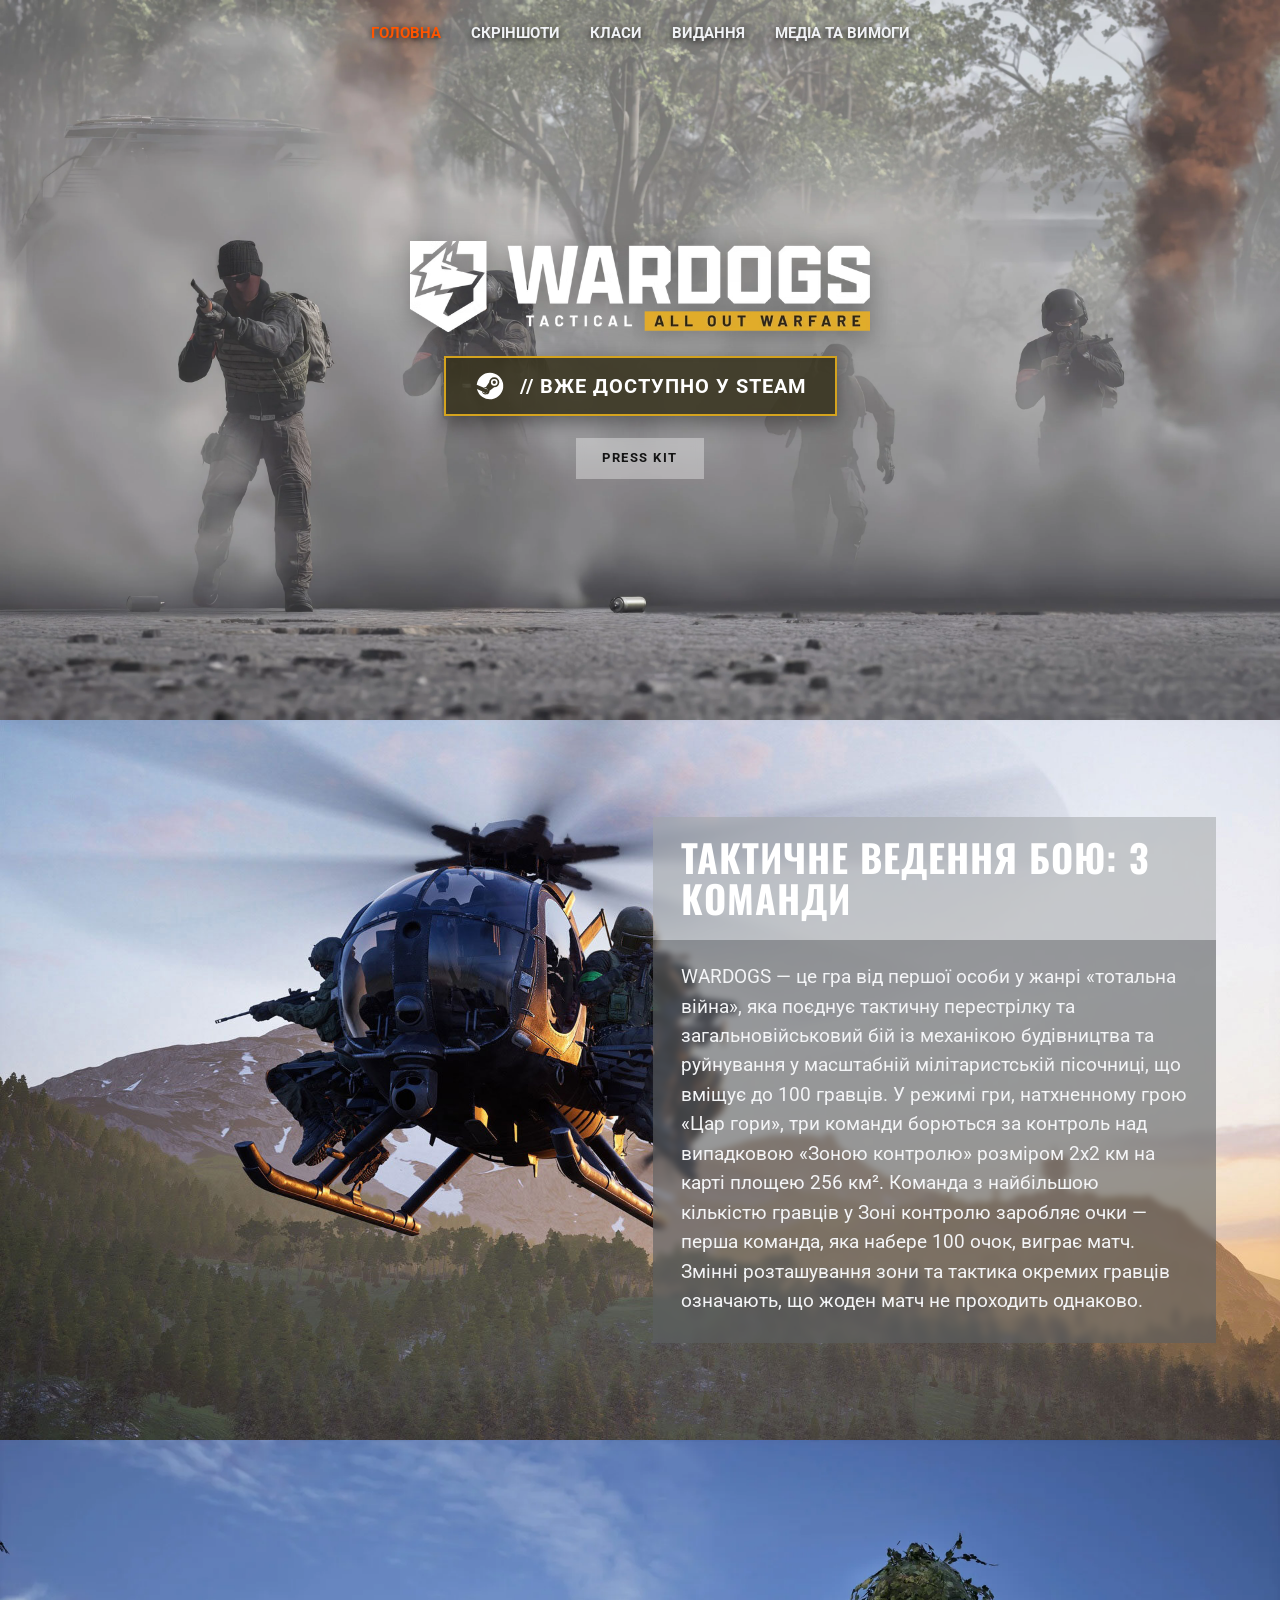
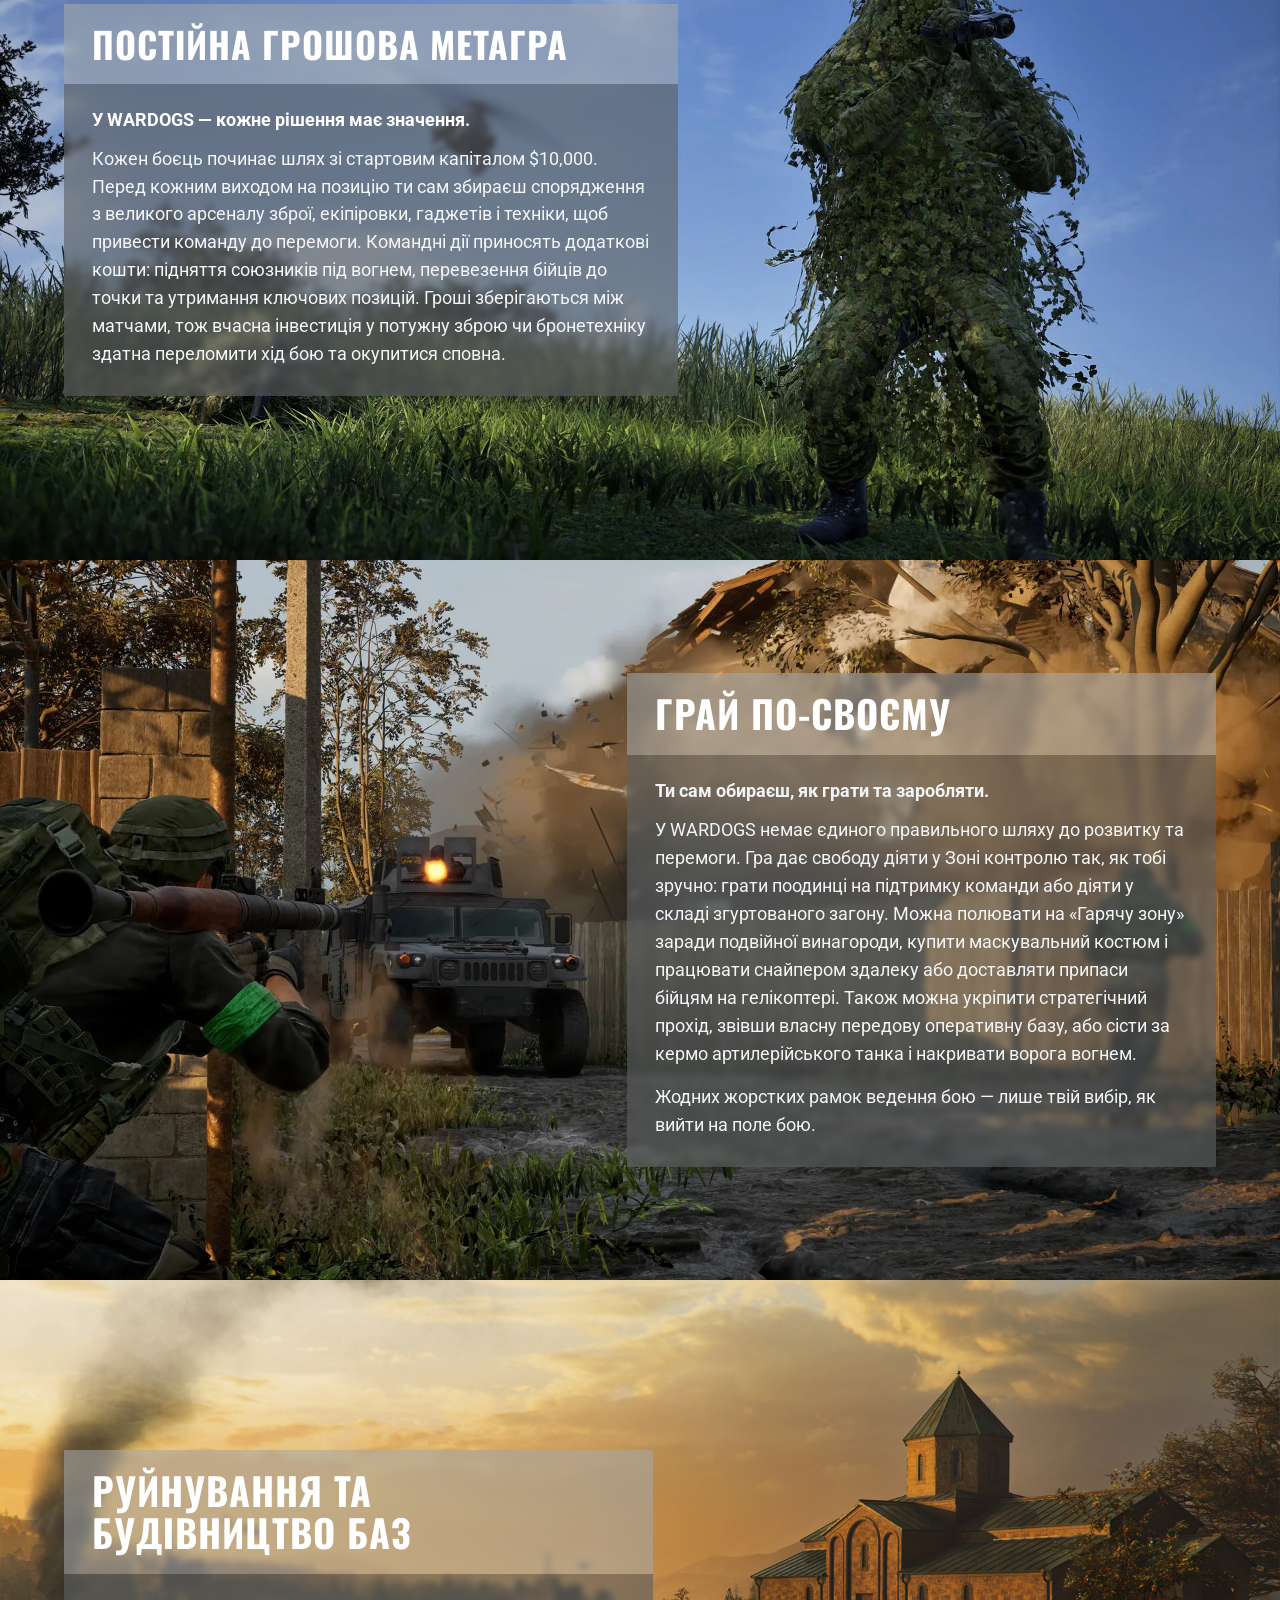
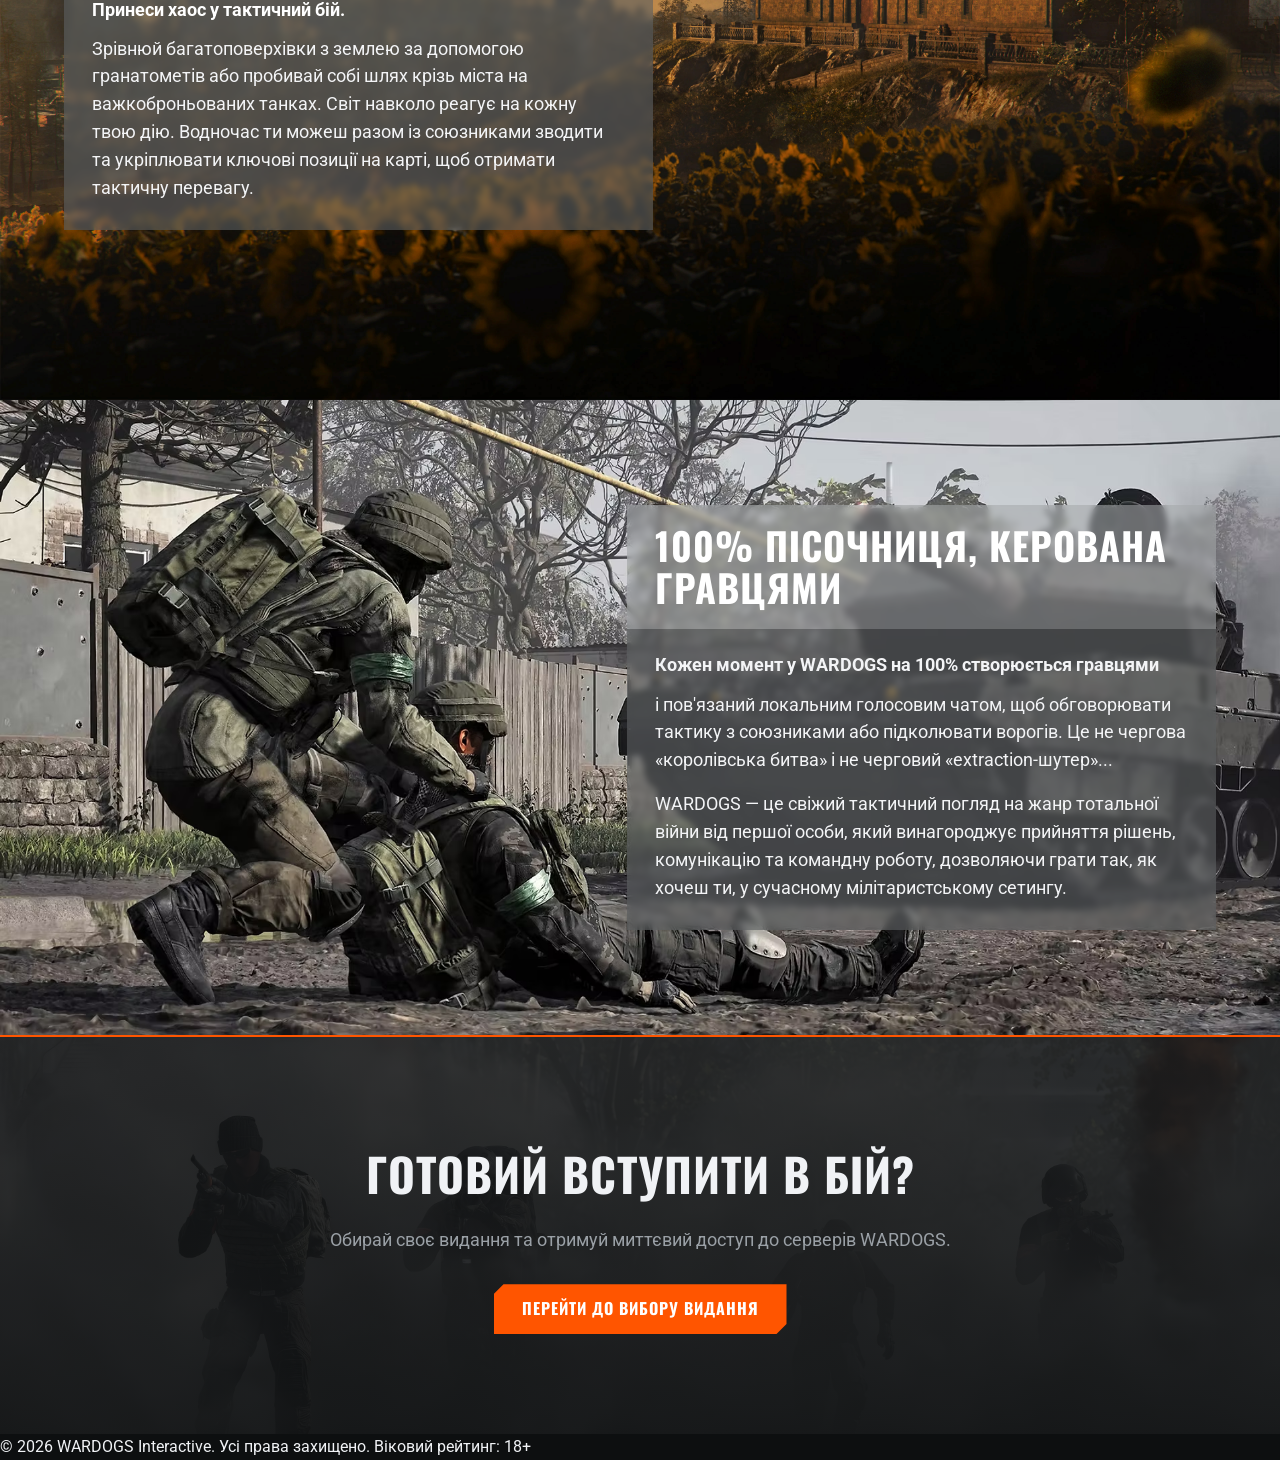
<file: index.html>
<!DOCTYPE html>
<html lang="uk">

<head>
  <meta charset="UTF-8">
  <meta name="viewport" content="width=device-width, initial-scale=1.0">
  <title>WARDOGS — Офіційний сайт гри</title>
  <link rel="stylesheet" href="css/style.css">
</head>

<body>

  <header>
  <nav>
    <ul>
      <li><a href="index.html" class="active">Головна</a></li>
      <li><a href="screenshots.html">Скріншоти</a></li>
      <li><a href="#classes">Класи</a></li>
      <li><a href="editions.html">Видання</a></li>
      <li><a href="media.html">Медіа та Вимоги</a></li>
    </ul>
  </nav>
</header>

  <!-- Повноекранний банер -->

  
  
    
  <section class="hero">
  <img src="images/wardogs-videojuego-14545.webp" alt="WARDOGS" class="hero-bg">

  <div class="hero-center">
    <div class="wardogs-brand">
      <img src="images/center_logo.avif" alt="WARDOGS Logo" class="brand-logo-img">
    </div>

    <a href="editions.html" class="steam-btn">
      <svg class="steam-icon" viewBox="0 0 24 24" fill="currentColor">
        <path d="M12 2a10 10 0 0 0-9.96 9.04l5.35 2.21a2.84 2.84 0 0 1 1.6-.49l2.4-3.48v-.05a3.8 3.8 0 1 1 3.8 3.8h-.09l-3.42 2.44a2.85 2.85 0 0 1-5.66.43L2.2 14.3A10 10 0 1 0 12 2zm-4.5 14.6l-1.2-.5a2.14 2.14 0 0 0 3.92.22 2.14 2.14 0 0 0-2.72-2.72l1.24.51a1.57 1.57 0 1 1-1.24 2.49zm7.7-4.87a2.53 2.53 0 1 0 0-5.06 2.53 2.53 0 0 0 0 5.06zm0-3.8a1.27 1.27 0 1 1 0 2.54 1.27 1.27 0 0 1 0-2.54z"/>
      </svg>
      <span>// ВЖЕ ДОСТУПНО У STEAM</span>
    </a>

    <a href="media.html" class="presskit-btn">PRESS KIT</a>
  </div>
</section>


   <section class="showcase-banner">
  <img src="images/wardogs-preview-devourer-of-weekends-2266.jpg" alt="3 Team Tactical Warfare" class="showcase-bg">
  <div class="showcase-card">
    <div class="showcase-header">
      <h2>ТАКТИЧНЕ ВЕДЕННЯ БОЮ: 3 КОМАНДИ</h2>
    </div>
    <div class="showcase-body">
      <p>
        WARDOGS — це гра від першої особи у жанрі «тотальна війна», яка поєднує тактичну перестрілку та загальновійськовий бій із механікою будівництва та руйнування у масштабній мілітаристській пісочниці, що вміщує до 100 гравців. У режимі гри, натхненному грою «Цар гори», три команди борються за контроль над випадковою «Зоною контролю» розміром 2x2 км на карті площею 256 км². Команда з найбільшою кількістю гравців у Зоні контролю заробляє очки — перша команда, яка набере 100 очок, виграє матч. Змінні розташування зони та тактика окремих гравців означають, що жоден матч не проходить однаково.
      </p>
    </div>
  </div>
</section>



  <!-- Секція 2: Особливості -->
<section class="metagame-banner">
  <img src="images/steam-screenshot-09-625a6110d2169f7c.webp" alt="Persistent Cash Metagame" class="metagame-bg">

  <div class="metagame-card">
    <div class="metagame-header">
      <h2>ПОСТІЙНА ГРОШОВА МЕТАГРА</h2>
    </div>
    <div class="metagame-body">
      <p class="metagame-lead">У WARDOGS — кожне рішення має значення.</p>
      <p>
        Кожен боєць починає шлях зі стартовим капіталом $10,000. Перед кожним виходом на позицію ти сам збираєш спорядження з великого арсеналу зброї, екіпіровки, гаджетів і техніки, щоб привести команду до перемоги. Командні дії приносять додаткові кошти: підняття союзників під вогнем, перевезення бійців до точки та утримання ключових позицій. Гроші зберігаються між матчами, тож вчасна інвестиція у потужну зброю чи бронетехніку здатна переломити хід бою та окупитися сповна.
      </p>
    </div>
  </div>
</section>

  <!-- Секція 3: Класи оперативників -->
  <section class="playway-banner">
  <img src="images/steam-screenshot-08-31e9fe9f3c106a30.webp" alt="Play Your Way" class="playway-bg">

  <div class="playway-card">
    <div class="playway-header">
      <h2>ГРАЙ ПО-СВОЄМУ</h2>
    </div>
    <div class="playway-body">
      <p class="playway-lead">Ти сам обираєш, як грати та заробляти.</p>
      <p>
        У WARDOGS немає єдиного правильного шляху до розвитку та перемоги. Гра дає свободу діяти у Зоні контролю так, як тобі зручно: грати поодинці на підтримку команди або діяти у складі згуртованого загону. Можна полювати на «Гарячу зону» заради подвійної винагороди, купити маскувальний костюм і працювати снайпером здалеку або доставляти припаси бійцям на гелікоптері. Також можна укріпити стратегічний прохід, звівши власну передову оперативну базу, або сісти за кермо артилерійського танка і накривати ворога вогнем.
      </p>
      <p class="playway-footer-note">
        Жодних жорстких рамок ведення бою — лише твій вибір, як вийти на поле бою.
      </p>
    </div>
  </div>
</section>



<section class="destruction-banner">
  <img src="images/7e3lloricclh1.png" alt="Destruction & Base Building" class="destruction-bg">

  <div class="destruction-card">
    <div class="destruction-header">
      <h2>РУЙНУВАННЯ ТА БУДІВНИЦТВО БАЗ</h2>
    </div>
    <div class="destruction-body">
      <p class="destruction-lead">Принеси хаос у тактичний бій.</p>
      <p>
        Зрівнюй багатоповерхівки з землею за допомогою гранатометів або пробивай собі шлях крізь міста на важкоброньованих танках. Світ навколо реагує на кожну твою дію. Водночас ти можеш разом із союзниками зводити та укріплювати ключові позиції на карті, щоб отримати тактичну перевагу.
      </p>
    </div>
  </div>
</section>


<section class="playway-banner">
  <img src="images/aa46ea_bf77040c29524f0d8facb0041819efef~mv2.avif" alt="100% Player-Driven Sandbox" class="playway-bg">

  <div class="playway-card">
    <div class="playway-header">
      <h2>100% ПІСОЧНИЦЯ, КЕРОВАНА ГРАВЦЯМИ</h2>
    </div>
    <div class="playway-body">
      <p class="playway-lead">Кожен момент у WARDOGS на 100% створюється гравцями</p>
      <p>
        і пов'язаний локальним голосовим чатом, щоб обговорювати тактику з союзниками або підколювати ворогів. Це не чергова «королівська битва» і не черговий «extraction-шутер»...
      </p>
      <p class="playway-footer-note">
        WARDOGS — це свіжий тактичний погляд на жанр тотальної війни від першої особи, який винагороджує прийняття рішень, комунікацію та командну роботу, дозволяючи грати так, як хочеш ти, у сучасному мілітаристському сетингу.
      </p>
    </div>
  </div>
</section>

  <!-- Секція 4: Нижній банер купівлі -->
  <section class="cta-banner">
    <div class="container">
      <h2>ГОТОВИЙ ВСТУПИТИ В БІЙ?</h2>
      <p>Обирай своє видання та отримуй миттєвий доступ до серверів WARDOGS.</p>
      <a href="editions.html" class="btn">Перейти до вибору видання</a>
    </div>
  </section>

  <footer>
    <p>&copy; 2026 WARDOGS Interactive. Усі права захищено. Віковий рейтинг: 18+</p>
  </footer>

</body>

</html>
</file>
<file: css/style.css>
@import url('https://fonts.googleapis.com/css2?family=Oswald:wght@500;700&family=Roboto:wght@400;500;700&display=swap');

:root {
  --bg-dark: #0d0f10;
  --bg-card: #16191c;
  --bg-header: rgba(13, 15, 16, 0.95);
  --accent: #ff5500;
  --accent-hover: #ff7733;
  --text-main: #f0f2f5;
  --text-muted: #9aa0a6;
  --border: #2a2f35;
}

* {
  box-sizing: border-box;
  margin: 0;
  padding: 0;
}

html {
  scroll-behavior: smooth;
}

body {
  background-color: var(--bg-dark);
  color: var(--text-main);
  font-family: 'Roboto', sans-serif;
  line-height: 1.6;
  display: flex;
  flex-direction: column;
  min-height: 100vh;
}

h1,
h2,
h3,
.logo {
  font-family: 'Oswald', sans-serif;
  text-transform: uppercase;
  letter-spacing: 1px;
}

a {
  text-decoration: none;
  color: inherit;
}

/* Фіксована прозора навігація по центру */
header {
  background: transparent;
  border-bottom: none;
  position: fixed;
  top: 0;
  left: 0;
  width: 100%;
  z-index: 100;
  padding: 20px 5%;
  display: flex;
  justify-content: center;
  align-items: center;
}

nav ul {
  list-style: none;
  display: flex;
  gap: 30px;
}

nav a {
  font-weight: 700;
  font-size: 15px;
  text-transform: uppercase;
  text-shadow: 0 2px 6px rgba(0, 0, 0, 0.85);
  transition: color 0.3s;
}

nav a:hover,
nav a.active {
  color: var(--accent);
}

.btn {
  display: inline-block;
  background: var(--accent);
  color: #fff;
  padding: 12px 28px;
  font-family: 'Oswald', sans-serif;
  font-size: 16px;
  font-weight: 700;
  text-transform: uppercase;
  letter-spacing: 1px;
  border: none;
  cursor: pointer;
  transition: background 0.3s, transform 0.2s;
  clip-path: polygon(10px 0, 100% 0, 100% calc(100% - 10px), calc(100% - 10px) 100%, 0 100%, 0 10px);
}

.btn:hover {
  background: var(--accent-hover);
  transform: translateY(-2px);
}

.btn-outline {
  background: transparent;
  border: 2px solid var(--accent);
  clip-path: none;
}

.btn-outline:hover {
  background: var(--accent);
}

/* Контейнер для внутрішніх сторінок */
main {
  flex: 1;
  width: 100%;
  max-width: 1200px;
  margin: 0 auto;
  padding: 40px 20px;
}

/* Головний Hero-банер з логотипом WARDOGS та кнопкою Steam */
.hero {
  position: relative;
  width: 100%;
  padding: 0;
  display: flex;
  align-items: center;
  justify-content: center;
  overflow: hidden;
}

.hero-bg {
  width: 100%;
  height: auto;
  display: block;
}

.hero-center {
  position: absolute;
  z-index: 2;
  display: flex;
  flex-direction: column;
  align-items: center;
  text-align: center;
  padding: 0 20px;
}

.wardogs-brand {
  display: flex;
  align-items: center;
  justify-content: center;
  margin-bottom: 24px;
  filter: drop-shadow(0 4px 12px rgba(0, 0, 0, 0.35));
}

.brand-logo-img {
  max-width: 460px;
  width: 100%;
  height: auto;
  display: block;
}

.steam-btn {
  display: inline-flex;
  align-items: center;
  gap: 14px;
  background: rgba(54, 49, 28, 0.85);
  border: 2px solid #d4a31e;
  color: #ffffff;
  padding: 12px 28px;
  font-family: 'Roboto', sans-serif;
  font-size: 20px;
  font-weight: 700;
  letter-spacing: 1px;
  text-transform: uppercase;
  margin-bottom: 22px;
  transition: transform 0.2s, background 0.2s;
  box-shadow: 0 6px 20px rgba(0, 0, 0, 0.4);
}

.steam-btn:hover {
  background: rgba(74, 67, 36, 0.95);
  transform: translateY(-2px);
}

.steam-icon {
  width: 32px;
  height: 32px;
  color: #ffffff;
}

.presskit-btn {
  display: inline-block;
  background: rgba(255, 255, 255, 0.35);
  backdrop-filter: blur(4px);
  color: #141414;
  padding: 10px 26px;
  font-family: 'Roboto', sans-serif;
  font-size: 13px;
  font-weight: 700;
  letter-spacing: 1.5px;
  text-transform: uppercase;
  transition: background 0.2s;
}

.presskit-btn:hover {
  background: rgba(255, 255, 255, 0.6);
}

/* Банер із карткою праворуч (3 Team Tactical Warfare) */
.showcase-banner {
  position: relative;
  width: 100%;
  padding: 0;
  display: flex;
  align-items: center;
  justify-content: flex-end;
  background-color: #0d0f10;
  overflow: hidden;
}

.showcase-bg {
  width: 100%;
  height: auto;
  display: block;
}

.showcase-card {
  position: absolute;
  right: 5%;
  z-index: 2;
  width: 44%;
  max-width: 680px;
  min-width: 420px;
  color: #ffffff;
  backdrop-filter: blur(3px);
}

.showcase-header {
  background: rgba(165, 168, 170, 0.56);
  padding: 20px 28px;
}

.showcase-header h2 {
  font-size: 38px;
  line-height: 1.1;
  letter-spacing: 1px;
  color: #ffffff;
}

.showcase-body {
  background: rgba(92, 95, 98, 0.62);
  padding: 22px 28px 28px;
}

.showcase-body p {
  font-size: 19px;
  line-height: 1.55;
  color: #f3f4f6;
}

/* Банер із карткою ліворуч (Persistent Cash Metagame) */
.metagame-banner {
  position: relative;
  width: 100%;
  padding: 0;
  display: flex;
  align-items: center;
  justify-content: flex-start;
  background-color: #0d0f10;
  overflow: hidden;
}

.metagame-bg {
  width: 100%;
  height: auto;
  display: block;
}

.metagame-card {
  position: absolute;
  left: 5%;
  z-index: 2;
  width: 48%;
  max-width: 720px;
  min-width: 420px;
  color: #ffffff;
  backdrop-filter: blur(3px);
}

.metagame-header {
  background: rgba(165, 168, 170, 0.56);
  padding: 20px 28px;
}

.metagame-header h2 {
  font-size: 36px;
  line-height: 1.1;
  letter-spacing: 1px;
  color: #ffffff;
}

.metagame-body {
  background: rgba(92, 95, 98, 0.62);
  padding: 22px 28px 28px;
}

.metagame-lead {
  font-size: 18px;
  font-weight: 700;
  margin-bottom: 10px;
  color: #ffffff;
}

.metagame-body p:last-child {
  font-size: 18px;
  line-height: 1.55;
  color: #f3f4f6;
}

/* Банер із карткою праворуч (Play Your Way / 100% Sandbox) */
.playway-banner {
  position: relative;
  width: 100%;
  padding: 0;
  display: flex;
  align-items: center;
  justify-content: flex-end;
  background-color: #0d0f10;
  overflow: hidden;
}

.playway-bg {
  width: 100%;
  height: auto;
  display: block;
}

.playway-card {
  position: absolute;
  right: 5%;
  z-index: 2;
  width: 46%;
  max-width: 700px;
  min-width: 420px;
  color: #ffffff;
  backdrop-filter: blur(3px);
}

.playway-header {
  background: rgba(165, 168, 170, 0.56);
  padding: 20px 28px;
}

.playway-header h2 {
  font-size: 38px;
  line-height: 1.1;
  letter-spacing: 1px;
  color: #ffffff;
}

.playway-body {
  background: rgba(92, 95, 98, 0.62);
  padding: 22px 28px 28px;
}

.playway-lead {
  font-size: 18px;
  font-weight: 700;
  margin-bottom: 12px;
  color: #ffffff;
}

.playway-body p {
  font-size: 18px;
  line-height: 1.55;
  color: #f3f4f6;
}

.playway-footer-note {
  margin-top: 16px;
}

/* Банер із карткою ліворуч (Destruction & Base Building) */
.destruction-banner {
  position: relative;
  width: 100%;
  padding: 0;
  display: flex;
  align-items: center;
  justify-content: flex-start;
  background-color: #0d0f10;
  overflow: hidden;
}

.destruction-bg {
  width: 100%;
  height: auto;
  display: block;
}

.destruction-card {
  position: absolute;
  left: 5%;
  z-index: 2;
  width: 46%;
  max-width: 700px;
  min-width: 420px;
  color: #ffffff;
  backdrop-filter: blur(3px);
}

.destruction-header {
  background: rgba(165, 168, 170, 0.56);
  padding: 20px 28px;
}

.destruction-header h2 {
  font-size: 38px;
  line-height: 1.1;
  letter-spacing: 1px;
  color: #ffffff;
}

.destruction-body {
  background: rgba(92, 95, 98, 0.62);
  padding: 22px 28px 28px;
}

.destruction-lead {
  font-size: 18px;
  font-weight: 700;
  margin-bottom: 10px;
  color: #ffffff;
}

.destruction-body p:last-child {
  font-size: 18px;
  line-height: 1.55;
  color: #f3f4f6;
}

/* Великі секції для гортання */
.section-block {
  padding: 100px 20px;
}

.bg-alt {
  background-color: #111315;
  border-top: 1px solid var(--border);
  border-bottom: 1px solid var(--border);
}

.container {
  max-width: 1200px;
  margin: 0 auto;
}

.section-title {
  font-size: 36px;
  margin-bottom: 30px;
  border-left: 4px solid var(--accent);
  padding-left: 15px;
}

/* Сітки карток */
.grid-3 {
  display: grid;
  grid-template-columns: repeat(auto-fit, minmax(300px, 1fr));
  gap: 25px;
  margin-bottom: 50px;
}

.grid-4 {
  display: grid;
  grid-template-columns: repeat(auto-fit, minmax(240px, 1fr));
  gap: 20px;
}

.card {
  background: var(--bg-card);
  border: 1px solid var(--border);
  padding: 30px;
  display: flex;
  flex-direction: column;
  justify-content: space-between;
  transition: border-color 0.3s;
}

.card:hover {
  border-color: var(--accent);
}

.card h3 {
  font-size: 24px;
  margin-bottom: 15px;
  color: var(--accent);
}

.card ul {
  list-style: none;
  margin-bottom: 25px;
}

.card ul li {
  padding: 8px 0;
  border-bottom: 1px solid var(--border);
  color: var(--text-muted);
}

.card ul li::before {
  content: "▪ ";
  color: var(--accent);
}

.price {
  font-family: 'Oswald', sans-serif;
  font-size: 32px;
  font-weight: 700;
  margin-bottom: 20px;
}

/* Нижній заклик до дії */
.cta-banner {
  background: linear-gradient(rgba(13, 15, 16, 0.8), rgba(13, 15, 16, 0.9)),
    url('../images/wardogs-videojuego-14545.webp') center/cover;
  padding: 100px 20px;
  text-align: center;
  border-top: 2px solid var(--accent);
}

.cta-banner h2 {
  font-size: 46px;
  margin-bottom: 15px;
}

.cta-banner p {
  color: var(--text-muted);
  font-size: 18px;
  margin-bottom: 30px;
}

/* Сторінка Скріншоти: сітка 4 колонки */
main.screenshots-page {
  max-width: 1600px;
  width: 100%;
  margin: 0 auto;
  padding: 80px 24px 50px;
}

main.screenshots-page .screenshots-grid {
  display: grid;
  grid-template-columns: repeat(4, minmax(0, 1fr));
  gap: 18px;
}

main.screenshots-page .screenshots-grid img {
  width: 100%;
  aspect-ratio: 16 / 9;
  object-fit: cover;
  display: block;
  cursor: pointer;
  transition: transform 0.2s ease-in-out;
}

main.screenshots-page .screenshots-grid img:hover {
  transform: scale(1.02);
}

/* Галерея та таблиця (media.html) */
.gallery {
  display: grid;
  grid-template-columns: repeat(auto-fit, minmax(280px, 1fr));
  gap: 15px;
  margin-bottom: 50px;
}

.gallery img {
  width: 100%;
  height: 200px;
  object-fit: cover;
  border: 1px solid var(--border);
}

table {
  width: 100%;
  border-collapse: collapse;
  background: var(--bg-card);
  margin-bottom: 40px;
}

th,
td {
  padding: 15px;
  text-align: left;
  border: 1px solid var(--border);
}

th {
  background: #1f2328;
  color: var(--accent);
  font-family: 'Oswald', sans-serif;
  text-transform: uppercase;
}

/* Форма замовлення (checkout.html) */
.checkout-box {
  max-width: 600px;
  margin: 0 auto;
  background: var(--bg-card);
  padding: 40px;
  border: 1px solid var(--border);
}

.form-group {
  margin-bottom: 20px;
}

.form-group label {
  display: block;
  margin-bottom: 8px;
  font-weight: 500;
  color: var(--text-muted);
}

.form-group input,
.form-group select {
  width: 100%;
  padding: 12px;
  background: var(--bg-dark);
  border: 1px solid var(--border);
  color: var(--text-main);
  font-size: 16px;
}

.form-group input:focus,
.form-group select:focus {
  outline: none;
  border-color: var(--accent);
}

/* Повноекранний лайтбокс */
/* Повноекранний лайтбокс з анімацією відкриття та закриття */
.lightbox {
  position: fixed;
  inset: 0;
  z-index: 2000;
  display: flex;
  align-items: center;
  justify-content: center;
  background: rgba(5, 6, 7, 0.96);
  opacity: 0;
  visibility: hidden;
  pointer-events: none;
  transition: opacity 0.26s cubic-bezier(0.22, 1, 0.36, 1), visibility 0.26s ease;
}

.lightbox.is-open {
  opacity: 1;
  visibility: visible;
  pointer-events: auto;
}

.lightbox.is-closing {
  opacity: 0;
  visibility: visible;
  pointer-events: none;
}

.lightbox-stage {
  position: relative;
  z-index: 2001;
  width: 100vw;
  height: 100vh;
  overflow: auto;
  display: flex;
  align-items: center;
  justify-content: center;
  padding: 24px 92px;
}

.lightbox-stage img {
  width: min(78vw, 1320px);
  height: auto;
  max-width: 78vw;
  max-height: 88vh;
  object-fit: contain;
  cursor: zoom-in;
  filter: none;
  opacity: 0;
  transform: scale(0.92) translateY(10px);
  box-shadow: 0 14px 45px rgba(0, 0, 0, 0.85);
  transition:
    opacity 0.28s cubic-bezier(0.22, 1, 0.36, 1),
    transform 0.28s cubic-bezier(0.22, 1, 0.36, 1);
}

.lightbox.is-open .lightbox-stage img {
  opacity: 1;
  transform: scale(1) translateY(0);
}

.lightbox.is-closing .lightbox-stage img {
  opacity: 0;
  transform: scale(0.93) translateY(8px);
}

.lightbox-stage img.is-zoomed {
  max-width: none;
  max-height: none;
  width: auto;
  height: auto;
  opacity: 1;
  transform: scale(1.35);
  transform-origin: center center;
  cursor: zoom-out;
}






/* Кнопки керування та стрілки лайтбокса */
.lightbox-close,
.lightbox-zoom {
  position: fixed;
  top: 20px;
  z-index: 2050;
  display: inline-flex;
  align-items: center;
  justify-content: center;
  background: rgba(15, 17, 20, 0.85);
  border: 1px solid rgba(255, 255, 255, 0.22);
  border-radius: 6px;
  color: #ffffff;
  font-size: 30px;
  line-height: 1;
  cursor: pointer;
  padding: 6px 12px;
  transition: background 0.2s, color 0.2s, transform 0.2s;
}

.lightbox-close {
  right: 24px;
}

.lightbox-zoom {
  left: 24px;
  font-size: 24px;
}

.lightbox-close:hover,
.lightbox-zoom:hover,
.lightbox-nav:hover {
  background: rgba(255, 85, 0, 0.9);
  color: #ffffff;
}

.lightbox-nav {
  position: fixed;
  top: 50%;
  transform: translateY(-50%);
  z-index: 2050;
  display: flex;
  align-items: center;
  justify-content: center;
  width: 48px;
  height: 64px;
  background: rgba(15, 17, 20, 0.85);
  border: 1px solid rgba(255, 255, 255, 0.22);
  border-radius: 6px;
  color: #ffffff;
  font-size: 38px;
  line-height: 1;
  cursor: pointer;
  transition: background 0.2s, color 0.2s;
}

.lightbox-prev {
  left: 20px;
}

.lightbox-next {
  right: 20px;
}

@media (max-width: 768px) {
  .lightbox-stage {
    padding: 64px 16px;
  }

  .lightbox-stage img {
    width: 100%;
    max-width: 100%;
    max-height: 78vh;
  }

  .lightbox-stage img.is-zoomed {
    max-width: none;
    max-height: none;
    width: auto;
    height: auto;
    transform: scale(1.5);
  }

  .lightbox-nav {
    width: 40px;
    height: 52px;
    font-size: 32px;
  }

  .lightbox-prev {
    left: 10px;
  }

  .lightbox-next {
    right: 10px;
  }
}
</file>
